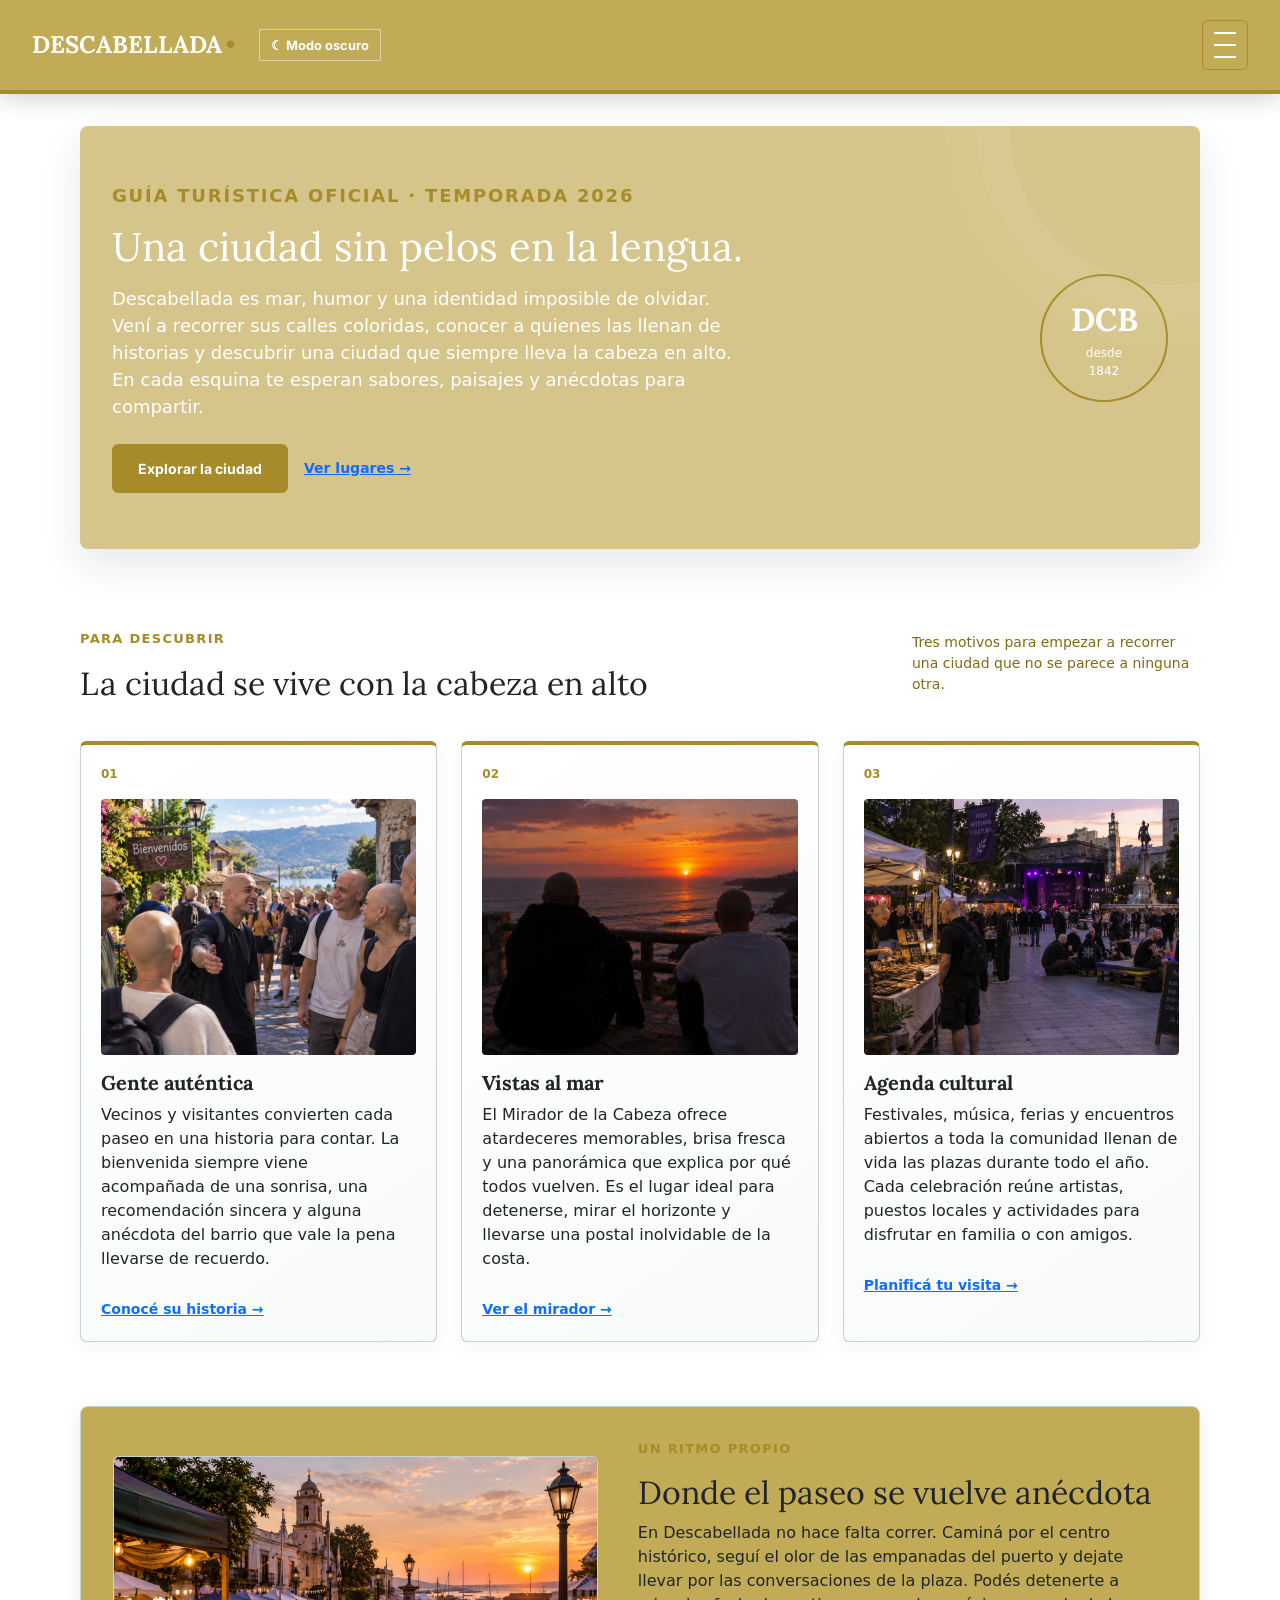
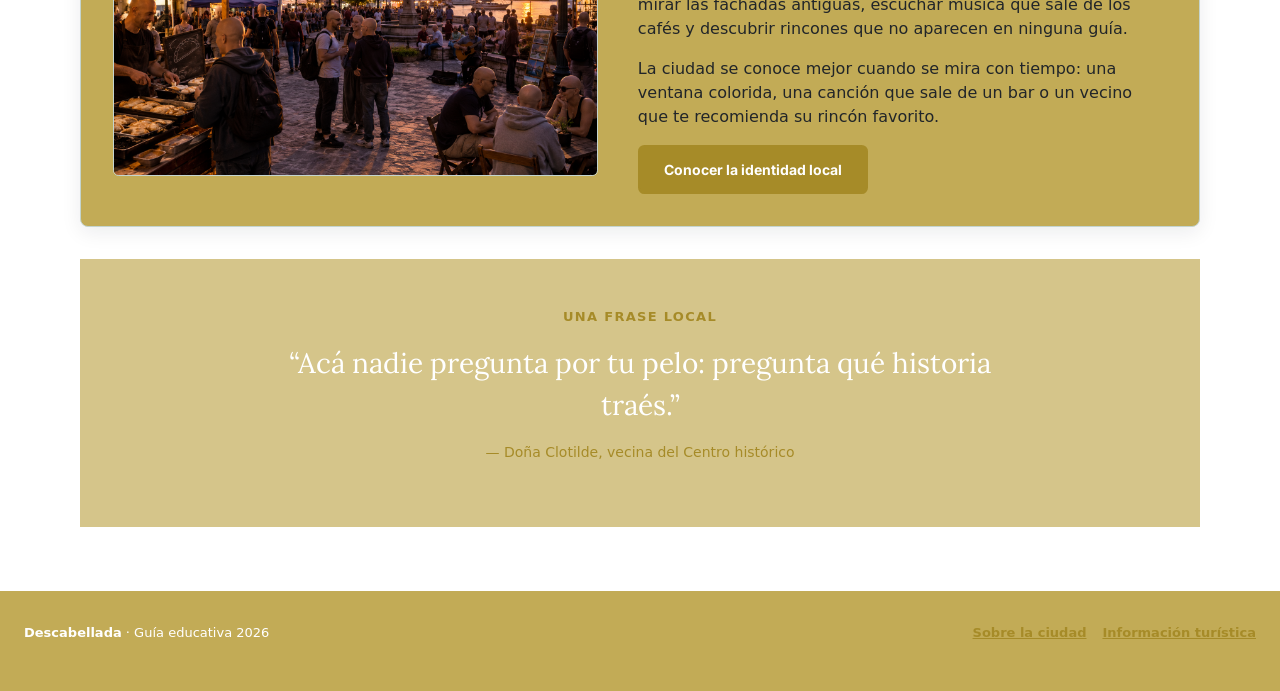
<file: Nueva carpeta (4)/index.html>
<!DOCTYPE html>
<html lang="es">
  <head>
    <meta charset="UTF-8" />
    <meta name="viewport" content="width=device-width, initial-scale=1.0" />
    <meta
      name="description"
      content="Guía turística de Descabellada: descubrí sus playas, barrios históricos, gastronomía, eventos culturales y lugares imperdibles en esta ciudad costera llena de humor y personalidad."
    />
    <title>Descabellada | Inicio</title>
    <link rel="stylesheet" href="./CSS/styles.css" />
    <link href="https://cdn.jsdelivr.net/npm/bootstrap@5.3.3/dist/css/bootstrap.min.css" rel="stylesheet" integrity="sha384-QWTKZyjpPEjISv5WaRU9OFeRpok6YctnYmDr5pNlyT2bRjXh0JMhjY6hW+ALEwIH" crossorigin="anonymous" />
    <link rel="stylesheet" href="./CSS/bootstrap-overrides.css" />
    <link rel="preconnect" href="https://fonts.googleapis.com">
    <link rel="preconnect" href="https://fonts.gstatic.com" crossorigin>
    <link href="https://fonts.googleapis.com/css2?family=Lora:ital,wght@0,400..700;1,400..700&display=swap" rel="stylesheet">
    <link rel="preconnect" href="https://fonts.googleapis.com">
    <link rel="preconnect" href="https://fonts.gstatic.com" crossorigin>
    <link href="https://fonts.googleapis.com/css2?family=Inter:ital,opsz,wght@0,14..32,100..900;1,14..32,100..900&family=Lora:ital,wght@0,400..700;1,400..700&display=swap" rel="stylesheet">  
  </head>
  <body>
    <header>
      <a class="brand" href="index.html">DESCABELLADA<span>•</span></a>
      <nav aria-label="Navegación principal">
        <a class="active" aria-current="page" href="index.html">Inicio</a
        ><a href="ciudad.html">La ciudad</a><a href="lugares.html">Lugares</a><a href="eventos.html">Eventos</a
        ><a href="contacto.html">Contacto</a>
      </nav>
    </header>
    <main>
      <section class="hero home-hero">
        <div class="hero-copy">
          <p class="eyebrow">Guía turística oficial · Temporada 2026</p>
          <h1>Una ciudad sin pelos en la lengua.</h1>
          <p>
            Descabellada es mar, humor y una identidad imposible de olvidar.
            Vení a recorrer sus calles coloridas, conocer a quienes las llenan
            de historias y descubrir una ciudad que siempre lleva la cabeza en
            alto. En cada esquina te esperan sabores, paisajes y anécdotas para
            compartir.
          </p>
          <div class="hero-actions">
            <a class="button" href="#destacados">Explorar la ciudad</a
            ><a class="text-link" href="lugares.html">Ver lugares →</a>
          </div>
        </div>
        <div class="hero-stamp" aria-label="Sello de la ciudad">
          <strong>DCB</strong><span>desde<br />1842</span>
        </div>
      </section>
      <section id="destacados" class="section intro-section">
        <div class="section-heading">
          <div>
            <p class="eyebrow">Para descubrir</p>
            <h2>La ciudad se vive con la cabeza en alto</h2>
          </div>
          <p class="section-note">
            Tres motivos para empezar a recorrer una ciudad que no se parece a
            ninguna otra.
          </p>
        </div>
        <div class="grid feature-grid">
          <article>
            <div class="card-number">01</div>
            <img
              src="./IMG/grupo-de-pelados.png"
              alt="Grupo de visitantes celebrando en Descabellada"
            />
            <h3>Gente auténtica</h3>
            <p>
              Vecinos y visitantes convierten cada paseo en una historia para
              contar. La bienvenida siempre viene acompañada de una sonrisa,
              una recomendación sincera y alguna anécdota del barrio que vale
              la pena llevarse de recuerdo.
            </p>
            <a class="card-link" href="ciudad.html">Conocé su historia →</a>
          </article>
          <article>
            <div class="card-number">02</div>
            <img
              src="./IMG/pelado-costero.png"
              alt="Mirador costero de Descabellada al atardecer"
            />
            <h3>Vistas al mar</h3>
            <p>
              El Mirador de la Cabeza ofrece atardeceres memorables, brisa
              fresca y una panorámica que explica por qué todos vuelven. Es el
              lugar ideal para detenerse, mirar el horizonte y llevarse una
              postal inolvidable de la costa.
            </p>
            <a class="card-link" href="lugares.html">Ver el mirador →</a>
          </article>
          <article>
            <div class="card-number">03</div>
            <img
              src="./IMG/cultura-pelada.png"
              alt="Festival cultural en una plaza de Descabellada"
            />
            <h3>Agenda cultural</h3>
            <p>
              Festivales, música, ferias y encuentros abiertos a toda la
              comunidad llenan de vida las plazas durante todo el año. Cada
              celebración reúne artistas, puestos locales y actividades para
              disfrutar en familia o con amigos.
            </p>
            <a class="card-link" href="contacto.html">Planificá tu visita →</a>
          </article>
        </div>
      </section>
      <section class="section photo-story">
        <div class="photo-story-main">
          <img
            src="./IMG/plaza-pelada.png"
            alt="Plaza histórica de Descabellada con vecinos y puestos de feria"
          />
        </div>
        <div>
          <p class="eyebrow">Un ritmo propio</p>
          <h2>Donde el paseo se vuelve anécdota</h2>
          <p>
            En Descabellada no hace falta correr. Caminá por el centro
            histórico, seguí el olor de las empanadas del puerto y dejate llevar
            por las conversaciones de la plaza. Podés detenerte a mirar las
            fachadas antiguas, escuchar música que sale de los cafés y descubrir
            rincones que no aparecen en ninguna guía.
          </p>
          <p>
            La ciudad se conoce mejor cuando se mira con tiempo: una ventana
            colorida, una canción que sale de un bar o un vecino que te
            recomienda su rincón favorito.
          </p>
          <a class="button" href="ciudad.html">Conocer la identidad local</a>
        </div>
      </section>
      <section class="section quote-section">
        <p class="eyebrow">Una frase local</p>
        <blockquote>
          “Acá nadie pregunta por tu pelo: pregunta qué historia traés.”
        </blockquote>
        <p class="quote-author">— Doña Clotilde, vecina del Centro histórico</p>
      </section>
    </main>
    <footer>
      <p><strong>Descabellada</strong> · Guía educativa 2026</p>
      <div>
        <a href="ciudad.html">Sobre la ciudad</a
        ><a href="contacto.html">Información turística</a>
      </div>
    </footer>
      <script src="https://cdn.jsdelivr.net/npm/bootstrap@5.3.3/dist/js/bootstrap.bundle.min.js" integrity="sha384-YvpcrYf0tY3lHB60NNkmXc5s9fDVZLESaAA55NDzOxhy9GkcIdslK1eN7N6jIeHz" crossorigin="anonymous"></script>
    <script src="./JS/script.js"></script>
  </body>
</html>
</file>
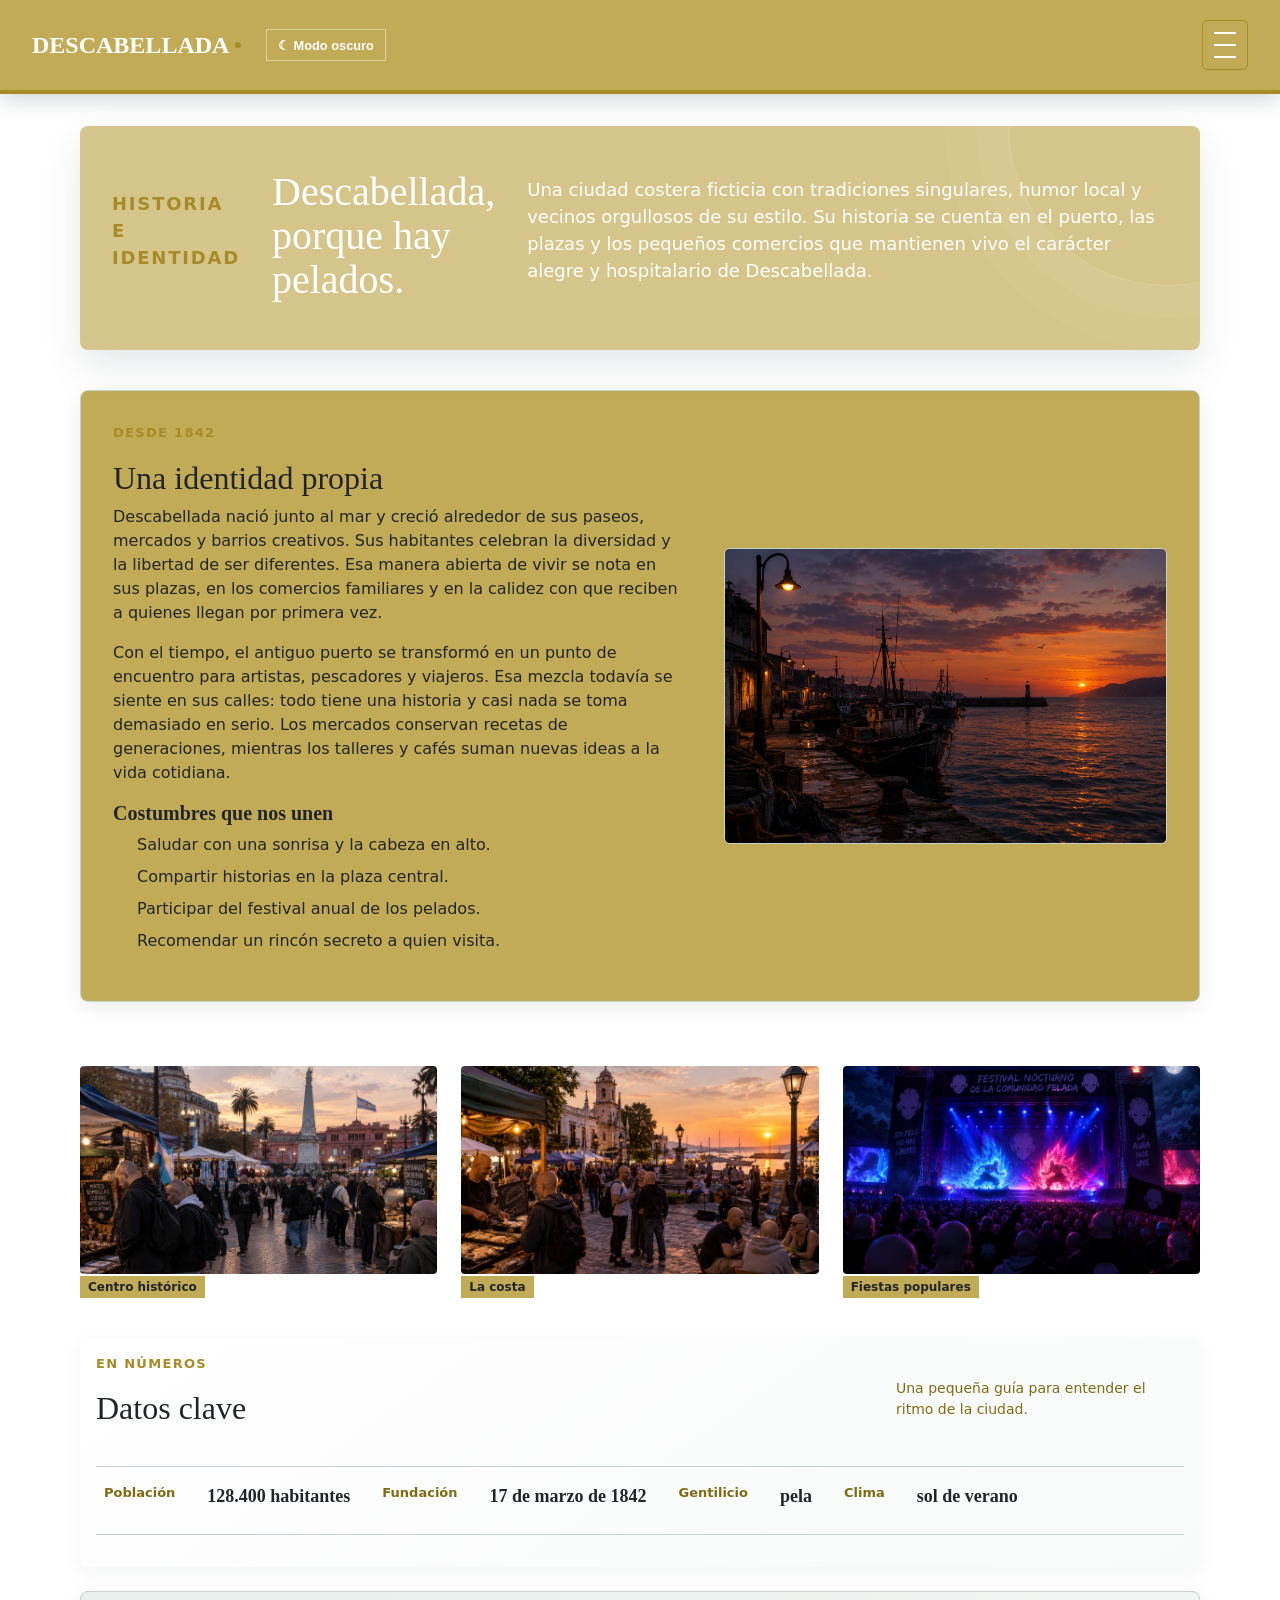
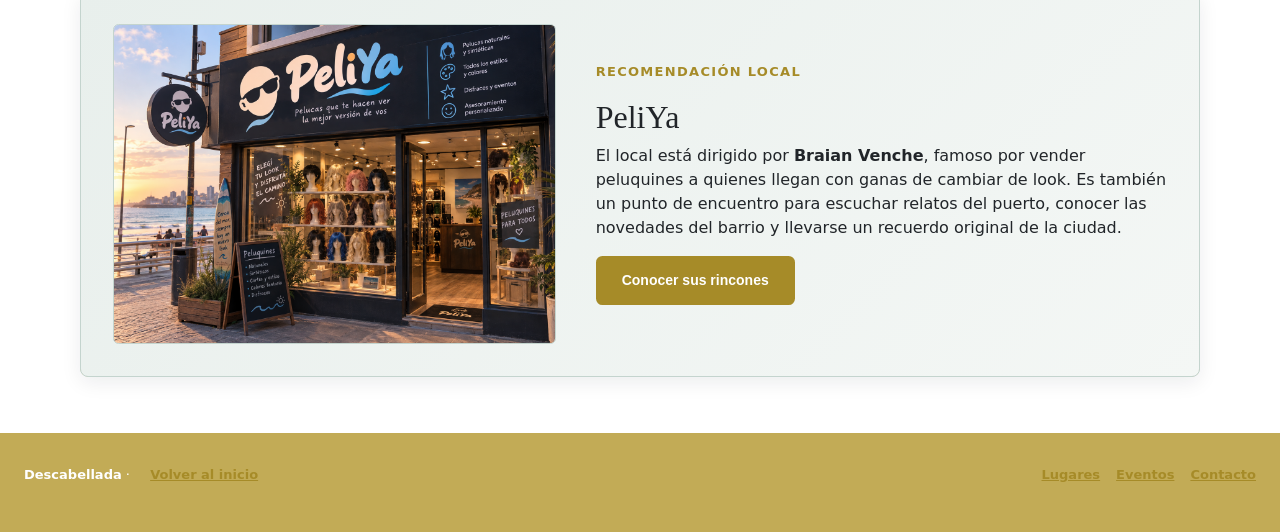
<file: Nueva carpeta (4)/ciudad.html>
<!DOCTYPE html>
<html lang="es">
  <head>
    <meta charset="UTF-8" />
    <meta name="viewport" content="width=device-width, initial-scale=1.0" />
    <meta
      name="description"
      content="Conocé la historia costera de Descabellada, sus costumbres, barrios creativos, tradiciones y datos destacados de la comunidad."
    />
    <title>Descabellada | La ciudad</title>
    <link rel="stylesheet" href="./CSS/styles.css" />
    <link href="https://cdn.jsdelivr.net/npm/bootstrap@5.3.3/dist/css/bootstrap.min.css" rel="stylesheet" integrity="sha384-QWTKZyjpPEjISv5WaRU9OFeRpok6YctnYmDr5pNlyT2bRjXh0JMhjY6hW+ALEwIH" crossorigin="anonymous" />
    <link rel="stylesheet" href="./CSS/bootstrap-overrides.css" />
  </head>
  <body>
    <header>
      <a class="brand" href="index.html">DESCABELLADA<span>•</span></a>
      <nav aria-label="Navegación principal">
        <a href="index.html">Inicio</a
        ><a class="active" aria-current="page" href="ciudad.html">La ciudad</a
        ><a href="lugares.html">Lugares</a><a href="eventos.html">Eventos</a><a href="contacto.html">Contacto</a>
      </nav>
    </header>
    <main>
      <section class="hero compact">
        <p class="eyebrow">Historia e identidad</p>
        <h1>Descabellada, porque hay pelados.</h1>
        <p>
          Una ciudad costera ficticia con tradiciones singulares, humor local y
          vecinos orgullosos de su estilo. Su historia se cuenta en el puerto,
          las plazas y los pequeños comercios que mantienen vivo el carácter
          alegre y hospitalario de Descabellada.
        </p>
      </section>
      <section class="section two-col story">
        <div>
          <p class="eyebrow">Desde 1842</p>
          <h2>Una identidad propia</h2>
          <p>
            Descabellada nació junto al mar y creció alrededor de sus paseos,
            mercados y barrios creativos. Sus habitantes celebran la diversidad
            y la libertad de ser diferentes. Esa manera abierta de vivir se nota
            en sus plazas, en los comercios familiares y en la calidez con que
            reciben a quienes llegan por primera vez.
          </p>
          <p>
            Con el tiempo, el antiguo puerto se transformó en un punto de
            encuentro para artistas, pescadores y viajeros. Esa mezcla todavía
            se siente en sus calles: todo tiene una historia y casi nada se toma
            demasiado en serio. Los mercados conservan recetas de generaciones,
            mientras los talleres y cafés suman nuevas ideas a la vida cotidiana.
          </p>
          <h3>Costumbres que nos unen</h3>
          <ul class="check-list">
            <li>Saludar con una sonrisa y la cabeza en alto.</li>
            <li>Compartir historias en la plaza central.</li>
            <li>Participar del festival anual de los pelados.</li>
            <li>Recomendar un rincón secreto a quien visita.</li>
          </ul>
        </div>
        <img
          src="./IMG/puerto-madero.png"
          alt="Puerto viejo de Descabellada junto al mar"
        />
      </section>
      <section class="section gallery-strip">
        <div>
          <img
            src="./IMG/argentina-pelada.png"
            alt="Plaza histórica con puestos de feria"
          /><span>Centro histórico</span>
        </div>
        <div>
          <img
            src="./IMG/plaza-pelada.png"
            alt="Vista del océano desde el mirador"
          /><span>La costa</span>
        </div>
        <div>
          <img
            src="./IMG/aura.png"
            alt="Festival nocturno de la comunidad"
          /><span>Fiestas populares</span>
        </div>
      </section>
      <section class="section facts">
        <div class="section-heading">
          <div>
            <p class="eyebrow">En números</p>
            <h2>Datos clave</h2>
          </div>
          <p class="section-note">
            Una pequeña guía para entender el ritmo de la ciudad.
          </p>
        </div>
        <dl>
          <dt>Población</dt>
          <dd>128.400 habitantes</dd>
          <dt>Fundación</dt>
          <dd>17 de marzo de 1842</dd>
          <dt>Gentilicio</dt>
          <dd>pela</dd>
          <dt>Clima</dt>
          <dd>sol de verano</dd>
        </dl>
      </section>
      <section class="section callout">
        <img src="./IMG/PeliYa.png" alt="Feria cultural en Descabellada" />
        <div>
          <p class="eyebrow">Recomendación local</p>
          <h2>PeliYa</h2>
          <p>
            El local está dirigido por <strong>Braian Venche</strong>, famoso
            por vender peluquines a quienes llegan con ganas de cambiar de look.
            Es también un punto de encuentro para escuchar relatos del puerto,
            conocer las novedades del barrio y llevarse un recuerdo original de
            la ciudad.
          </p>
          <a class="button" href="lugares.html">Conocer sus rincones</a>
        </div>
      </section>
    </main>
    <footer>
      <p>
        <strong>Descabellada</strong> ·
        <a href="index.html">Volver al inicio</a>
      </p>
      <div>
<a href="lugares.html">Lugares</a><a href="eventos.html">Eventos</a><a href="contacto.html">Contacto</a>
      </div>
    </footer>
      <script src="https://cdn.jsdelivr.net/npm/bootstrap@5.3.3/dist/js/bootstrap.bundle.min.js" integrity="sha384-YvpcrYf0tY3lHB60NNkmXc5s9fDVZLESaAA55NDzOxhy9GkcIdslK1eN7N6jIeHz" crossorigin="anonymous"></script>
    <script src="./JS/script.js"></script>
  </body>
</html>
</file>
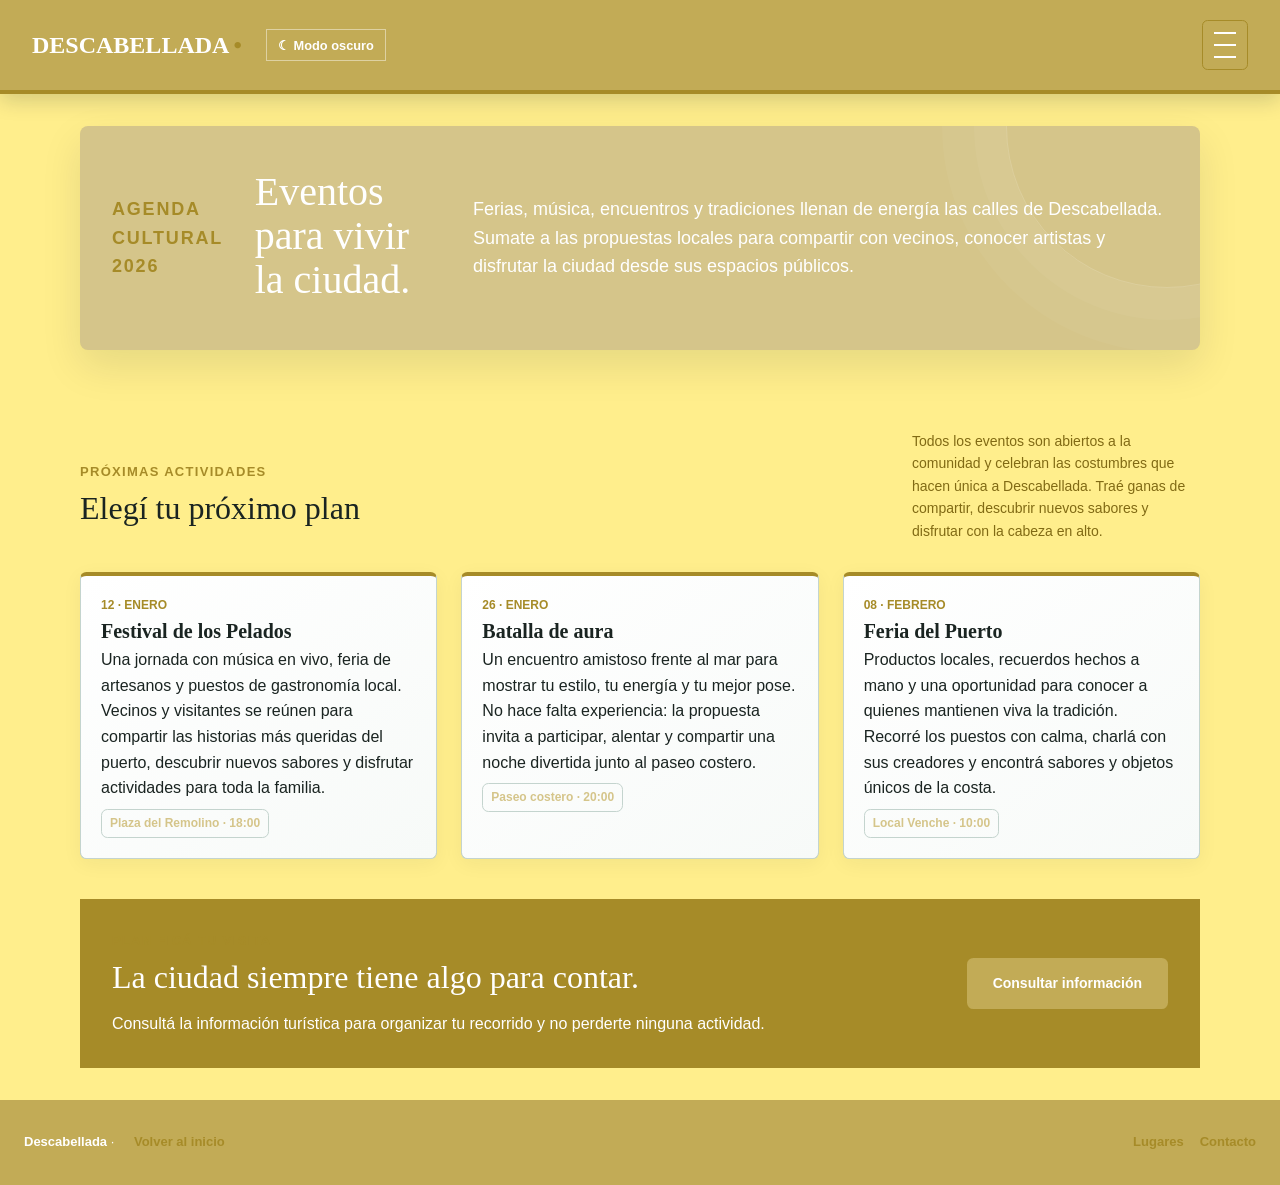
<file: Nueva carpeta (4)/eventos.html>
<!DOCTYPE html>
<html lang="es">
  <head>
    <meta charset="UTF-8" />
    <meta name="viewport" content="width=device-width, initial-scale=1.0" />
    <meta name="description" content="Consultá la agenda cultural de Descabellada con festivales, ferias, música en vivo, actividades junto al mar y propuestas para toda la comunidad." />
    <title>Descabellada | Eventos</title>
    <link rel="stylesheet" href="./CSS/styles.css" />
    <link rel="stylesheet" href="./CSS/bootstrap-overrides.css" />
  </head>
  <body>
    <header>
      <a class="brand" href="index.html">DESCABELLADA<span>•</span></a>
      <nav aria-label="Navegación principal">
        <a href="index.html">Inicio</a><a href="ciudad.html">La ciudad</a><a href="lugares.html">Lugares</a><a class="active" aria-current="page" href="eventos.html">Eventos</a><a href="contacto.html">Contacto</a>
      </nav>
    </header>
    <main>
      <section class="hero compact">
        <p class="eyebrow">Agenda cultural 2026</p>
        <h1>Eventos para vivir la ciudad.</h1>
        <p>Ferias, música, encuentros y tradiciones llenan de energía las calles de Descabellada. Sumate a las propuestas locales para compartir con vecinos, conocer artistas y disfrutar la ciudad desde sus espacios públicos.</p>
      </section>
      <section class="section events-section">
        <div class="section-heading">
          <div><p class="eyebrow">Próximas actividades</p><h2>Elegí tu próximo plan</h2></div>
          <p class="section-note">Todos los eventos son abiertos a la comunidad y celebran las costumbres que hacen única a Descabellada. Traé ganas de compartir, descubrir nuevos sabores y disfrutar con la cabeza en alto.</p>
        </div>
        <div class="grid feature-grid">
          <article><div class="card-number">12 · ENERO</div><h3>Festival de los Pelados</h3><p>Una jornada con música en vivo, feria de artesanos y puestos de gastronomía local. Vecinos y visitantes se reúnen para compartir las historias más queridas del puerto, descubrir nuevos sabores y disfrutar actividades para toda la familia.</p><span class="tag">Plaza del Remolino · 18:00</span></article>
          <article><div class="card-number">26 · ENERO</div><h3>Batalla de aura</h3><p>Un encuentro amistoso frente al mar para mostrar tu estilo, tu energía y tu mejor pose. No hace falta experiencia: la propuesta invita a participar, alentar y compartir una noche divertida junto al paseo costero.</p><span class="tag">Paseo costero · 20:00</span></article>
          <article><div class="card-number">08 · FEBRERO</div><h3>Feria del Puerto</h3><p>Productos locales, recuerdos hechos a mano y una oportunidad para conocer a quienes mantienen viva la tradición. Recorré los puestos con calma, charlá con sus creadores y encontrá sabores y objetos únicos de la costa.</p><span class="tag">Local Venche · 10:00</span></article>
        </div>
      </section>
      <section class="section visit-tip"><div><p class="eyebrow">Planificá tu visita</p><h2>La ciudad siempre tiene algo para contar.</h2><p>Consultá la información turística para organizar tu recorrido y no perderte ninguna actividad.</p></div><a class="button" href="contacto.html">Consultar información</a></section>
    </main>
    <footer><p><strong>Descabellada</strong> · <a href="index.html">Volver al inicio</a></p><div><a href="lugares.html">Lugares</a><a href="contacto.html">Contacto</a></div></footer>
      <script src="https://cdn.jsdelivr.net/npm/bootstrap@5.3.3/dist/js/bootstrap.bundle.min.js" integrity="sha384-YvpcrYf0tY3lHB60NNkmXc5s9fDVZLESaAA55NDzOxhy9GkcIdslK1eN7N6jIeHz" crossorigin="anonymous"></script>
    <script src="./JS/script.js"></script>
  </body>
</html>
</file>
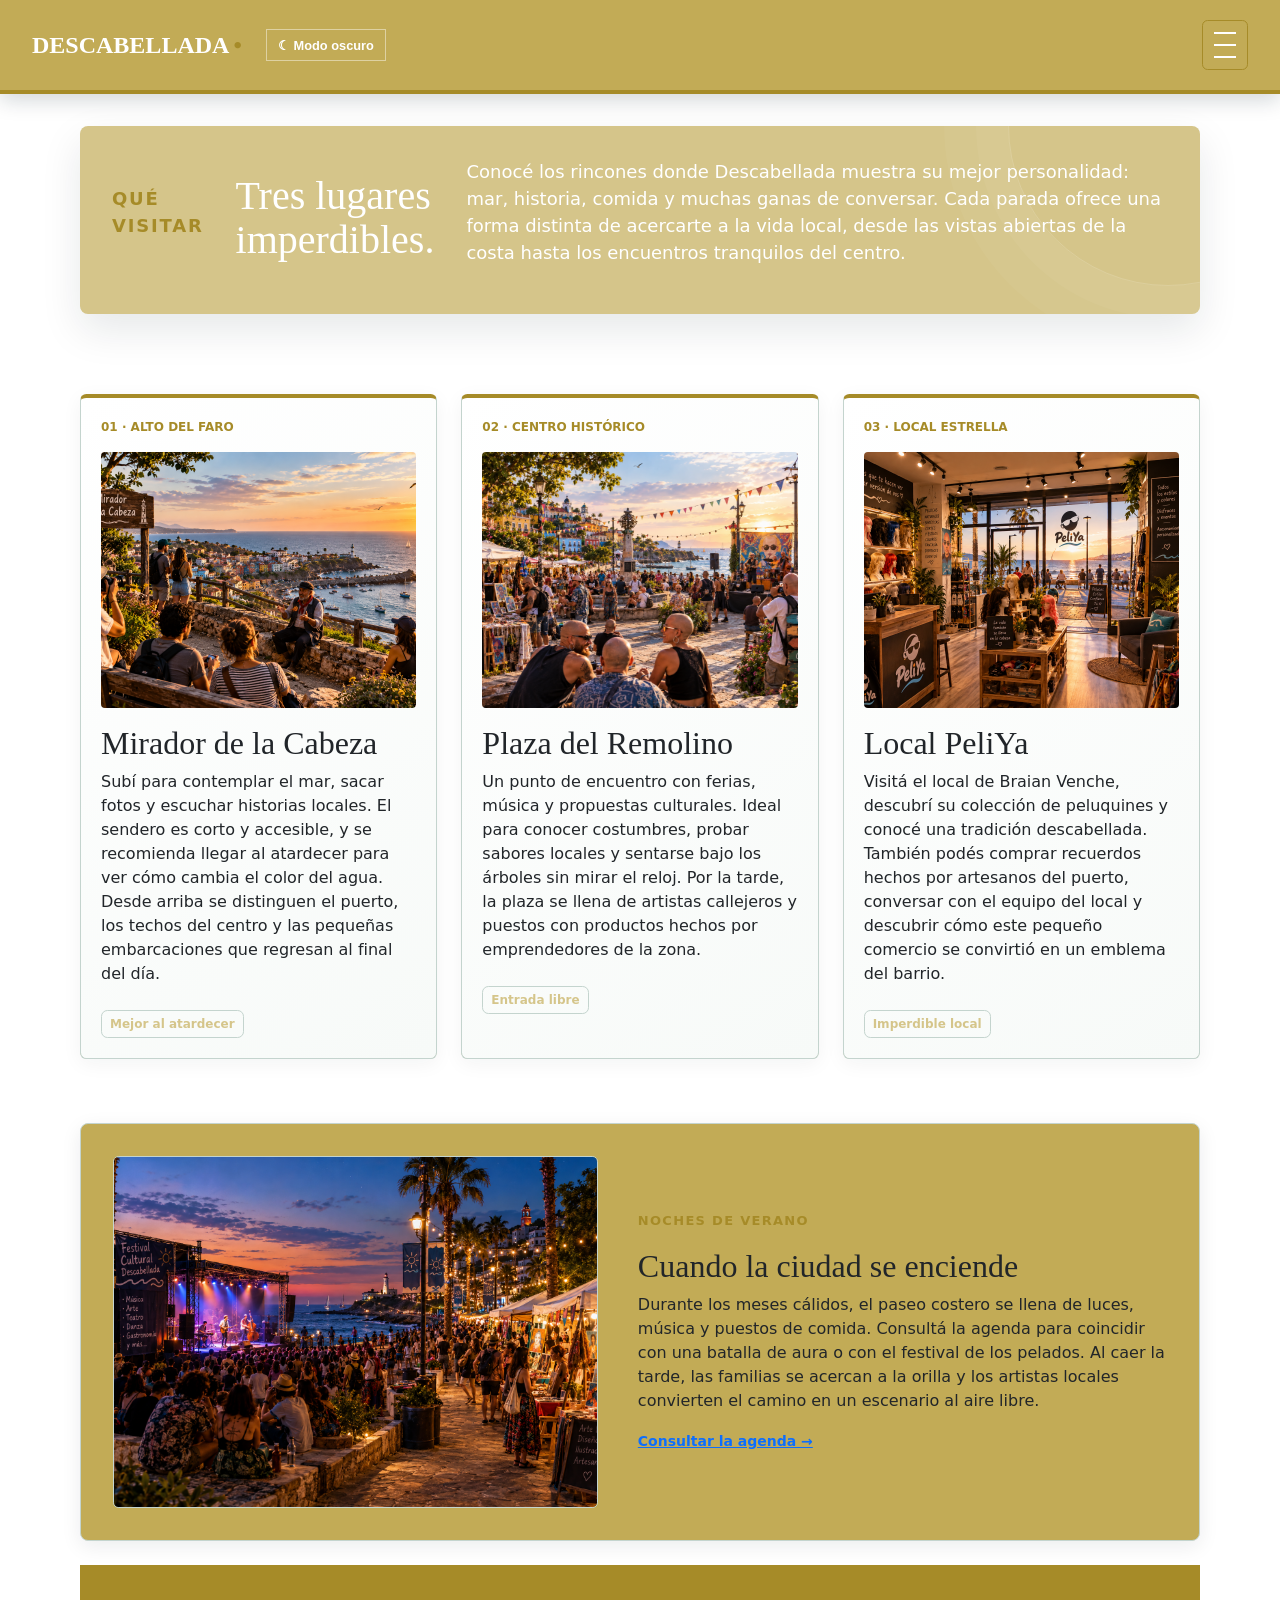
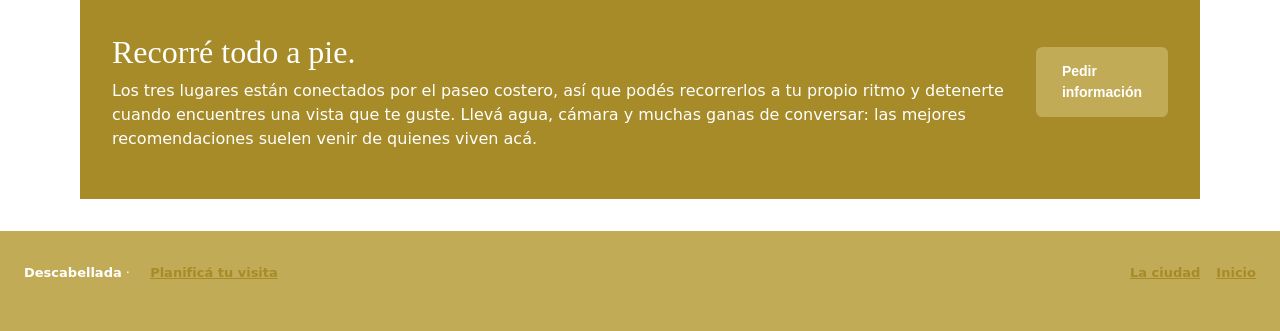
<file: Nueva carpeta (4)/lugares.html>
<!DOCTYPE html>
<html lang="es">
  <head>
    <meta charset="UTF-8" />
    <meta name="viewport" content="width=device-width, initial-scale=1.0" />
    <meta
      name="description"
      content="Planificá qué visitar en Descabellada: el Mirador de la Cabeza, la Plaza del Remolino, el paseo costero y el local PeliYa."
    />
    <title>Descabellada | Lugares</title>
    <link rel="stylesheet" href="./CSS/styles.css" />
    <link href="https://cdn.jsdelivr.net/npm/bootstrap@5.3.3/dist/css/bootstrap.min.css" rel="stylesheet" integrity="sha384-QWTKZyjpPEjISv5WaRU9OFeRpok6YctnYmDr5pNlyT2bRjXh0JMhjY6hW+ALEwIH" crossorigin="anonymous" />
    <link rel="stylesheet" href="./CSS/bootstrap-overrides.css" />
  </head>
  <body>
    <header>
      <a class="brand" href="index.html">DESCABELLADA<span>•</span></a>
      <nav aria-label="Navegación principal">
        <a href="index.html">Inicio</a><a href="ciudad.html">La ciudad</a
        ><a class="active" aria-current="page" href="lugares.html">Lugares</a><a href="eventos.html">Eventos</a
        ><a href="contacto.html">Contacto</a>
      </nav>
    </header>
    <main>
      <section class="hero compact">
        <p class="eyebrow">Qué visitar</p>
        <h1>Tres lugares imperdibles.</h1>
        <p>
          Conocé los rincones donde Descabellada muestra su mejor personalidad:
          mar, historia, comida y muchas ganas de conversar. Cada parada ofrece
          una forma distinta de acercarte a la vida local, desde las vistas
          abiertas de la costa hasta los encuentros tranquilos del centro.
        </p>
      </section>
      <section class="section places-section">
        <div class="grid places-grid">
          <article>
            <div class="card-number">01 · ALTO DEL FARO</div>
            <img
              src="./IMG/mirador-de-la-cabeza.png"
              alt="Visitantes en el Mirador de la Cabeza"
            />
            <h2>Mirador de la Cabeza</h2>
            <p>
              Subí para contemplar el mar, sacar fotos y escuchar historias
              locales. El sendero es corto y accesible, y se recomienda llegar
              al atardecer para ver cómo cambia el color del agua. Desde arriba
              se distinguen el puerto, los techos del centro y las pequeñas
              embarcaciones que regresan al final del día.
            </p>
            <span class="tag">Mejor al atardecer</span>
          </article>
          <article>
            <div class="card-number">02 · CENTRO HISTÓRICO</div>
            <img
              src="./IMG/plaza-remolino.webp"
              alt="Personas paseando por la Plaza del Remolino"
            />
            <h2>Plaza del Remolino</h2>
            <p>
              Un punto de encuentro con ferias, música y propuestas culturales.
              Ideal para conocer costumbres, probar sabores locales y sentarse
              bajo los árboles sin mirar el reloj. Por la tarde, la plaza se
              llena de artistas callejeros y puestos con productos hechos por
              emprendedores de la zona.
            </p>
            <span class="tag">Entrada libre</span>
          </article>
          <article>
            <div class="card-number">03 · LOCAL ESTRELLA</div>
            <img src="./IMG/peliYa-local.png" alt="Visitantes en el local PeliYa" />
            <h2>Local PeliYa</h2>
            <p>
              Visitá el local de Braian Venche, descubrí su colección de
              peluquines y conocé una tradición descabellada. También podés
              comprar recuerdos hechos por artesanos del puerto, conversar con
              el equipo del local y descubrir cómo este pequeño comercio se
              convirtió en un emblema del barrio.
            </p>
            <span class="tag">Imperdible local</span>
          </article>
        </div>
      </section>
      <section class="section mini-gallery">
        <div>
          <img
            src="./IMG/FESTIVAL-CULTURAL.png"
            alt="Festival cultural junto al paseo costero"
          />
        </div>
        <div>
          <p class="eyebrow">Noches de verano</p>
          <h2>Cuando la ciudad se enciende</h2>
          <p>
            Durante los meses cálidos, el paseo costero se llena de luces,
            música y puestos de comida. Consultá la agenda para coincidir con
            una batalla de aura o con el festival de los pelados. Al caer la
            tarde, las familias se acercan a la orilla y los artistas locales
            convierten el camino en un escenario al aire libre.
          </p>
          <a class="text-link" href="contacto.html">Consultar la agenda →</a>
        </div>
      </section>
      <section class="section visit-tip">
        <div>
          <p class="eyebrow">Consejo viajero</p>
          <h2>Recorré todo a pie.</h2>
          <p>
            Los tres lugares están conectados por el paseo costero, así que podés
            recorrerlos a tu propio ritmo y detenerte cuando encuentres una
            vista que te guste. Llevá agua, cámara y muchas ganas de conversar:
            las mejores recomendaciones suelen venir de quienes viven acá.
          </p>
        </div>
        <a class="button" href="contacto.html">Pedir información</a>
      </section>
    </main>
    <footer>
      <p>
        <strong>Descabellada</strong> ·
        <a href="contacto.html">Planificá tu visita</a>
      </p>
      <div>
        <a href="ciudad.html">La ciudad</a><a href="index.html">Inicio</a>
      </div>
    </footer>
      <script src="https://cdn.jsdelivr.net/npm/bootstrap@5.3.3/dist/js/bootstrap.bundle.min.js" integrity="sha384-YvpcrYf0tY3lHB60NNkmXc5s9fDVZLESaAA55NDzOxhy9GkcIdslK1eN7N6jIeHz" crossorigin="anonymous"></script>
    <script src="./JS/script.js"></script>
  </body>
</html>
</file>
<file: Nueva carpeta (4)/CSS/styles.css>
/* 
  PALETA DE COLORES
    */
:root {
  --color-primario: #C2AB56 ;
  --color-secundario: #D5C58A;
  --color-acento: #a68b28;
  --color-fondo: #FFEE8C;
  --color-tarjeta: #C2AB56;
  --color-borde: #c4d4ce;
  --color-texto: #1a2421;
  --color-texto-claro: #FFffff;
  --color-muted: #816a14;
 --color-superficie-suave: #e8efec;
  --color-acento-hover: #8a7014;
  --color-focus: #6b560d;
  --color-fondo-oscuro: #514424;
  --color-superficie-oscura: #5c4c23;
  --color-borde-oscuro: #3f3619;
  --color-texto-oscuro: #f3ecd2;
  --color-muted-oscuro: #b9aa6c;
  --color-acento-oscuro: #d9bf4f;
  
  --fuente-principal: 'Inter', Arial, sans-serif;
  --fuente-titulos: 'Lora', Georgia, serif;
}

/* 
   RESET 
  */
* {
  box-sizing: border-box;
  margin: 0;
  padding: 0;
}

html {
  font-size: 100%;
}

body {
  background-color: var(--color-fondo);
  color: var(--color-texto);
  font-family: var(--fuente-principal);
  line-height: 1.6;
}

a {
  color: var(--color-acento);
  font-weight: 700;
  text-decoration: none;
}

/* 
   ENCABEZADO Y NAVEGACIÓN (Flexbox)
*/
header {
  background-color: var(--color-primario);
  padding: 1.25rem 2rem;
  border-bottom: 0.25rem solid var(--color-acento);

  display: flex;
  justify-content: space-between;
  align-items: center;
  gap: 1.5rem;
}

.brand {
  color: var(--color-texto-claro);
  font-family: var(--fuente-titulos);
  font-size: 1.5rem;
  font-weight: 700;
  text-decoration: none;
}

.brand span {
  color: var(--color-acento);
  margin-left: 0.25rem;
}

nav {
  display: flex;
  flex-wrap: wrap;
  gap: 1.25rem;
}

nav a {
  color: var(--color-texto-claro);
  font-size: 0.9375rem;
  padding: 0.3125rem 0.625rem;
}

nav a:hover {
  color: var(--color-acento);
  text-decoration: underline;
}

main {
  max-width: 72rem; /* 1152px */
  margin: 0 auto;
  padding: 2rem 1rem;
}


.hero {
  background-color: var(--color-secundario);
  color: var(--color-texto-claro);
  padding: 3.5rem 2rem;
  margin-bottom: 2.5rem;

  display: flex;
  align-items: center;
  justify-content: space-between;
  gap: 2rem;
}

.hero.compact {
  padding: 2rem;
}

.hero-copy {
  max-width: 40rem;
}

.eyebrow {
  color: var(--color-acento);
  font-size: 0.8125rem;
  font-weight: 700;
  letter-spacing: 0.1em;
  text-transform: uppercase;
}

.hero h1 {
  font-family: var(--fuente-titulos);
  font-size: 2.5rem;
  font-weight: 400;
  margin: 0.75rem 0 1rem;
  line-height: 1.1;
}

.hero p {
  font-size: 1.125rem;
}

.hero-actions {
  margin-top: 1.5rem;

  display: flex;
  align-items: center;
  gap: 1rem;
}

/* BOTONES */
.button {
  display: inline-block;
  padding: 0.75rem 1.5rem;
  background-color: var(--color-acento);
  color: var(--color-texto-claro);
  border: 0.125rem solid var(--color-acento);
  font-family: var(--fuente-principal);
  font-size: 0.875rem;
  font-weight: 700;
  text-decoration: none;
  cursor: pointer;
}

.button:hover {
  background-color: var(--color-primario);
  border-color: var(--color-primario);
}

.text-link {
  font-size: 0.875rem;
}

.hero-stamp {
  width: 8rem;
  height: 8rem;
  border: 0.125rem solid var(--color-acento);
  border-radius: 50%;
  color: var(--color-texto-claro);
  padding: 1rem;

  display: flex;
  flex-direction: column;
  align-items: center;
  justify-content: center;
  flex: none;
}

.hero-stamp strong {
  font-family: var(--fuente-titulos);
  font-size: 2rem;
}

.hero-stamp span {
  text-align: center;
  font-size: 0.75rem;
}

/* 
   SECCIONES Y CONTENIDO GENERAL
*/
.section {
  padding: 2.5rem 0;
}

.section-heading {
  margin-bottom: 1.875rem;

  display: flex;
  align-items: flex-end;
  justify-content: space-between;
  gap: 1.5rem;
}

.section h2 {
  font-family: var(--fuente-titulos);
  font-size: 2rem;
  font-weight: 400;
  margin-bottom: 0.5rem;
}

.section h3 {
  font-family: var(--fuente-titulos);
  font-size: 1.25rem;
  font-weight: 700;
}

.section-note {
  max-width: 18rem;
  color: var(--color-muted);
  font-size: 0.875rem;
}

/* 
   GRILLAS DE TARJETAS Y CONTENEDORES 
  */
.grid,
.feature-grid,
.places-grid,
.faq-grid,
.gallery-strip,
.form-grid {
  display: flex;
  flex-wrap: wrap;
  gap: 1.5rem;
}

article {
  background-color: var(--color-tarjeta);
  padding: 1.25rem;
  border: 0.0625rem solid var(--color-borde);
  border-top: 0.25rem solid var(--color-acento); 

  flex: 1 1 16rem; 
}

article img,
.photo-story img,
.callout img,
.mini-gallery img,
.gallery-strip img {
  display: block;
  width: 100%;
  height: 12.5rem;
}

article img {
  margin: 1rem 0;
}

.card-number {
  color: var(--color-acento);
  font-size: 0.75rem;
  font-weight: 800;
}

.card-link {
  display: inline-block;
  margin-top: 0.75rem;
  font-size: 0.875rem;
}

.tag {
  display: inline-block;
  margin-top: 0.5rem;
  padding: 0.25rem 0.5rem;
  border: 0.0625rem solid var(--color-borde);
  color: var(--color-secundario);
  font-size: 0.75rem;
  font-weight: 700;
}

/* SECCIÓN DE CITAS */
.quote-section {
  background-color: var(--color-secundario);
  color: var(--color-texto-claro);
  padding: 3rem 1.5rem;
  text-align: center;
  margin: 2rem 0;
}

.quote-section blockquote {
  max-width: 45rem;
  margin: 1rem auto;
  font-family: var(--fuente-titulos);
  font-size: 1.75rem;
}

.quote-author {
  color: var(--color-acento);
  font-size: 0.875rem;
}

/* DISPOSICIÓN DE DOS COLUMNAS */
.two-col,
.photo-story,
.mini-gallery,
.callout,
.contact {
  display: flex;
  flex-wrap: wrap;
  align-items: center;
  gap: 2.5rem;
  margin: 1.5rem 0;
}

.two-col > *,
.photo-story > *,
.mini-gallery > *,
.callout > *,
.contact > * {
  flex: 1 1 18rem;
}

/* LISTAS */
.check-list {
  list-style: none;
  padding: 0;
}

.check-list li {
  margin: 0.5rem 0;
  padding-left: 1.5rem;
}

.facts {
  background-color: var(--color-tarjeta);
  padding: 1rem;
}

.facts dl {
  border-top: 0.0625rem solid var(--color-borde);
  border-bottom: 0.0625rem solid var(--color-borde);

  display: flex;
  flex-wrap: wrap;
  gap: 1rem;
}

.facts dt,
.facts dd {
  padding: 1rem 0.5rem;
}

.facts dt {
  color: var(--color-muted);
  font-size: 0.8125rem;
}

.facts dd {
  font-family: var(--fuente-titulos);
  font-size: 1.125rem;
  font-weight: 700;
}

.callout {
  background-color: #E8DFBE;
  padding: 1.5rem;
}

.gallery-strip div {
  flex: 1 1 12rem;
}

.gallery-strip span {
  background-color: var(--color-tarjeta);
  padding: 0.25rem 0.5rem;
  font-size: 0.75rem;
  font-weight: 700;
}

.visit-tip {
  background-color: var(--color-acento);
  color: var(--color-texto-claro);
  padding: 2rem;

  display: flex;
  align-items: center;
  justify-content: space-between;
  gap: 1.5rem;
}

.visit-tip .button {
  background-color: var(--color-primario);
  border-color: var(--color-primario);
}

/* 
   FORMULARIOS Y CONTACTO
*/
.contact-card,
.aura-form {
  background-color: var(--color-tarjeta);
  padding: 2rem;
  border: 0.0625rem solid var(--color-borde);
}

address {
  margin: 1rem 0;
  font-style: normal;
}

.contact-list p {
  padding: 0.75rem 0;
  border-bottom: 0.0625rem solid var(--color-borde);
  font-size: 0.875rem;

  display: flex;
  justify-content: space-between;
  gap: 1rem;
}

.contact-list strong {
  color: var(--color-muted);
}

.aura-section {
  background-color: #e2ece9;
  padding: 2rem 1rem;
}

.form-grid > label {
  flex: 1 1 15rem;
}

.aura-form label {
  display: block;
  margin-bottom: 1rem;
  color: var(--color-texto);
  font-weight: 700;
  font-size: 0.875rem;
}

.aura-form input,
.aura-form select,
.aura-form textarea {
  display: block;
  width: 100%;
  margin-top: 0.5rem;
  padding: 0.75rem;
  border: 0.0625rem solid var(--color-borde);
  background-color: #E8DFBE;
  color: var(--color-texto);
  font-family: var(--fuente-principal);
  font-size: 0.875rem;
}

.aura-form input:focus,
.aura-form select:focus,
.aura-form textarea:focus {
  border-color: var(--color-acento);
}

.check-field {
  font-weight: 400;

  display: flex;
  align-items: flex-start;
  gap: 0.5rem;
}

.check-field input {
  width: auto;
  margin-top: 0.25rem;
}

.topo-section { padding: 2rem; background: #eef1e7; border-top: 1px solid var(--color-borde); }
.topo-section .section-heading { margin-bottom: 1rem; }
.topo-map-frame { position: relative; overflow: hidden; border: 1px solid #c7bea0; border-radius: .35rem; background: #e8eadf; box-shadow: 0 12px 30px rgba(41, 47, 36, .12); }
#topo-map { width: 100%; height: clamp(20rem, 46vw, 33rem); }
.topo-map-caption { display: flex; justify-content: space-between; gap: 1rem; padding: .75rem 1rem; background: #fffdf7; color: var(--color-texto); font-size: .8rem; letter-spacing: .04em; }
.topo-map-caption span:first-child { font-weight: 800; }
.topo-map-caption i { display: inline-block; width: .6rem; height: .6rem; margin-right: .4rem; border-radius: 50%; background: #a34431; box-shadow: 0 0 0 3px rgba(163, 68, 49, .16); }
.map-note { margin: .75rem 0 .25rem; color: var(--color-muted); font-size: .82rem; }
.topo-section .text-link { display: inline-block; margin-top: .5rem; }
body.dark-mode .topo-section { background: #333b32; }
body.dark-mode .topo-map-caption { background: #20251f; color: var(--color-texto-oscuro); }

/* PREGUNTAS FRECUENTES */
.faq-grid div {
  flex: 1 1 14rem;
  border-top: 0.1875rem solid var(--color-acento);
  padding-top: 0.75rem;
}

.faq-grid h3 {
  font-size: 1.125rem;
}

.faq-grid p {
  color: var(--color-muted);
  font-size: 0.875rem;
}

/* 
   PIE DE PÁGINA
 */
footer {
  background-color: var(--color-primario);
  color: var(--color-texto-claro);
  padding: 2rem 1.5rem;
  font-size: 0.8125rem;

  display: flex;
  justify-content: space-between;
  gap: 1.5rem;
}

footer a {
  color: var(--color-acento);
  margin-left: 1rem;
}

footer a:hover {
  text-decoration: underline;
}

body.dark-mode { --color-fondo:var(--color-fondo-oscuro); --color-tarjeta:var(--color-superficie-oscura); --color-secundario:#080808; --color-acento:var(--color-acento-oscuro); --color-borde:var(--color-borde-oscuro); --color-texto:var(--color-texto-oscuro); --color-muted:var(--color-muted-oscuro); --color-focus:#ffffff; color-scheme:dark; }
body, article, .facts, .contact-card, .aura-form, .gallery-strip span, .callout, .aura-section, input, select, textarea { transition: background-color 220ms ease, color 220ms ease, border-color 220ms ease; }
header { position:relative; }
.navigation-drawer { align-items:stretch; background:var(--color-primario); border:1px solid var(--color-acento); display:flex; flex-direction:column; gap:.75rem; max-height:0; opacity:0; overflow:hidden; padding:0 1rem; position:absolute; right:1rem; top:calc(100% + .5rem); transition:max-height 220ms ease, opacity 220ms ease, padding 220ms ease; width:min(18rem, calc(100vw - 2rem)); z-index:10; }
.navigation-drawer.is-open { max-height:28rem; opacity:1; padding:1rem; }
.navigation-drawer nav { flex-direction:column; gap:.35rem; }
.navigation-drawer nav a { display:block; }
.nav-toggle { align-items:center; background:transparent; border:1px solid rgba(255,255,255,.55); cursor:pointer; display:flex; flex-direction:column; gap:4px; margin-left:auto; padding:.6rem; }
.nav-toggle span { background:var(--color-texto-claro); display:block; height:2px; width:1.25rem; }
.theme-toggle { align-items:center; background:transparent; border:1px solid rgba(255,255,255,.45); color:var(--color-texto-claro); cursor:pointer; display:inline-flex; font:700 .8rem var(--fuente-principal); gap:.5rem; justify-content:center; padding:.45rem .7rem; width:auto; }
.theme-toggle:hover { border-color:var(--color-acento); color:var(--color-acento); }
body.dark-mode header, body.dark-mode footer, body.dark-mode .hero, body.dark-mode .quote-section, body.dark-mode .visit-tip, body.dark-mode .callout, body.dark-mode .aura-section, body.dark-mode .navigation-drawer { background-color:#000000; }
body.dark-mode article, body.dark-mode .facts, body.dark-mode .contact-card, body.dark-mode .aura-form, body.dark-mode .gallery-strip span { background-color:#050505; }
body.dark-mode .aura-form input, body.dark-mode .aura-form select, body.dark-mode .aura-form textarea { background-color:#000000; color:var(--color-texto); }
body.dark-mode p, body.dark-mode li, body.dark-mode dt, body.dark-mode dd, body.dark-mode label, body.dark-mode address { color:var(--color-texto); }
body.dark-mode h1, body.dark-mode h2, body.dark-mode h3, body.dark-mode blockquote { color:var(--color-texto-oscuro); }
body.dark-mode .section-note, body.dark-mode .faq-grid p, body.dark-mode .contact-list strong { color:var(--color-muted-oscuro); }
body.dark-mode .eyebrow, body.dark-mode .card-number, body.dark-mode .quote-author { color:#f5f5f5; }
body.dark-mode .tag { background:#111111; border-color:#666666; color:#ffffff; }
body.dark-mode .brand span { color:#bdbdbd; }
body.dark-mode .facts, body.dark-mode article, body.dark-mode .contact-card, body.dark-mode .aura-form { background-color:var(--color-superficie-oscura); }
body.dark-mode .tag, body.dark-mode input, body.dark-mode select, body.dark-mode textarea { color-scheme:dark; }

@media (prefers-reduced-motion: reduce) {
  *, *::before, *::after { scroll-behavior:auto !important; transition-duration:.01ms !important; animation-duration:.01ms !important; }
}
body.dark-mode .hero p, body.dark-mode .hero h1, body.dark-mode .quote-section blockquote, body.dark-mode .visit-tip h2, body.dark-mode .visit-tip p { color:#fff; }
body.dark-mode a { color:#ffffff; text-decoration-thickness:2px; }
body.dark-mode a:hover { color:#bdbdbd; }
body.dark-mode .button, body.dark-mode .visit-tip .button { background-color:#151515; border-color:#303030; color:#fff; }
body.dark-mode .button:hover, body.dark-mode .visit-tip .button:hover { background-color:#000000; border-color:#606060; }
body.dark-mode .hero::after { display:none; }
@media (max-width:48rem) {
  header { align-items:center; }
  .nav-toggle { align-items:center; background:transparent; border:1px solid rgba(255,255,255,.55); cursor:pointer; display:flex; flex-direction:column; gap:4px; margin-left:auto; padding:.6rem; }
  .nav-toggle span { background:var(--color-texto-claro); display:block; height:2px; width:1.25rem; }
  .navigation-drawer { align-items:stretch; background:var(--color-primario); border:1px solid var(--color-acento); flex-direction:column; gap:.75rem; max-height:0; opacity:0; overflow:hidden; padding:0 1rem; position:absolute; right:1rem; top:calc(100% + .5rem); transition:max-height 220ms ease, opacity 220ms ease, padding 220ms ease; width:min(18rem, calc(100vw - 2rem)); z-index:10; }
  .navigation-drawer.is-open { max-height:28rem; opacity:1; padding:1rem; }
  .navigation-drawer nav { flex-direction:column; gap:.35rem; }
  .navigation-drawer nav a { display:block; }
  .theme-toggle { justify-content:center; width:100%; }
}
</file>
